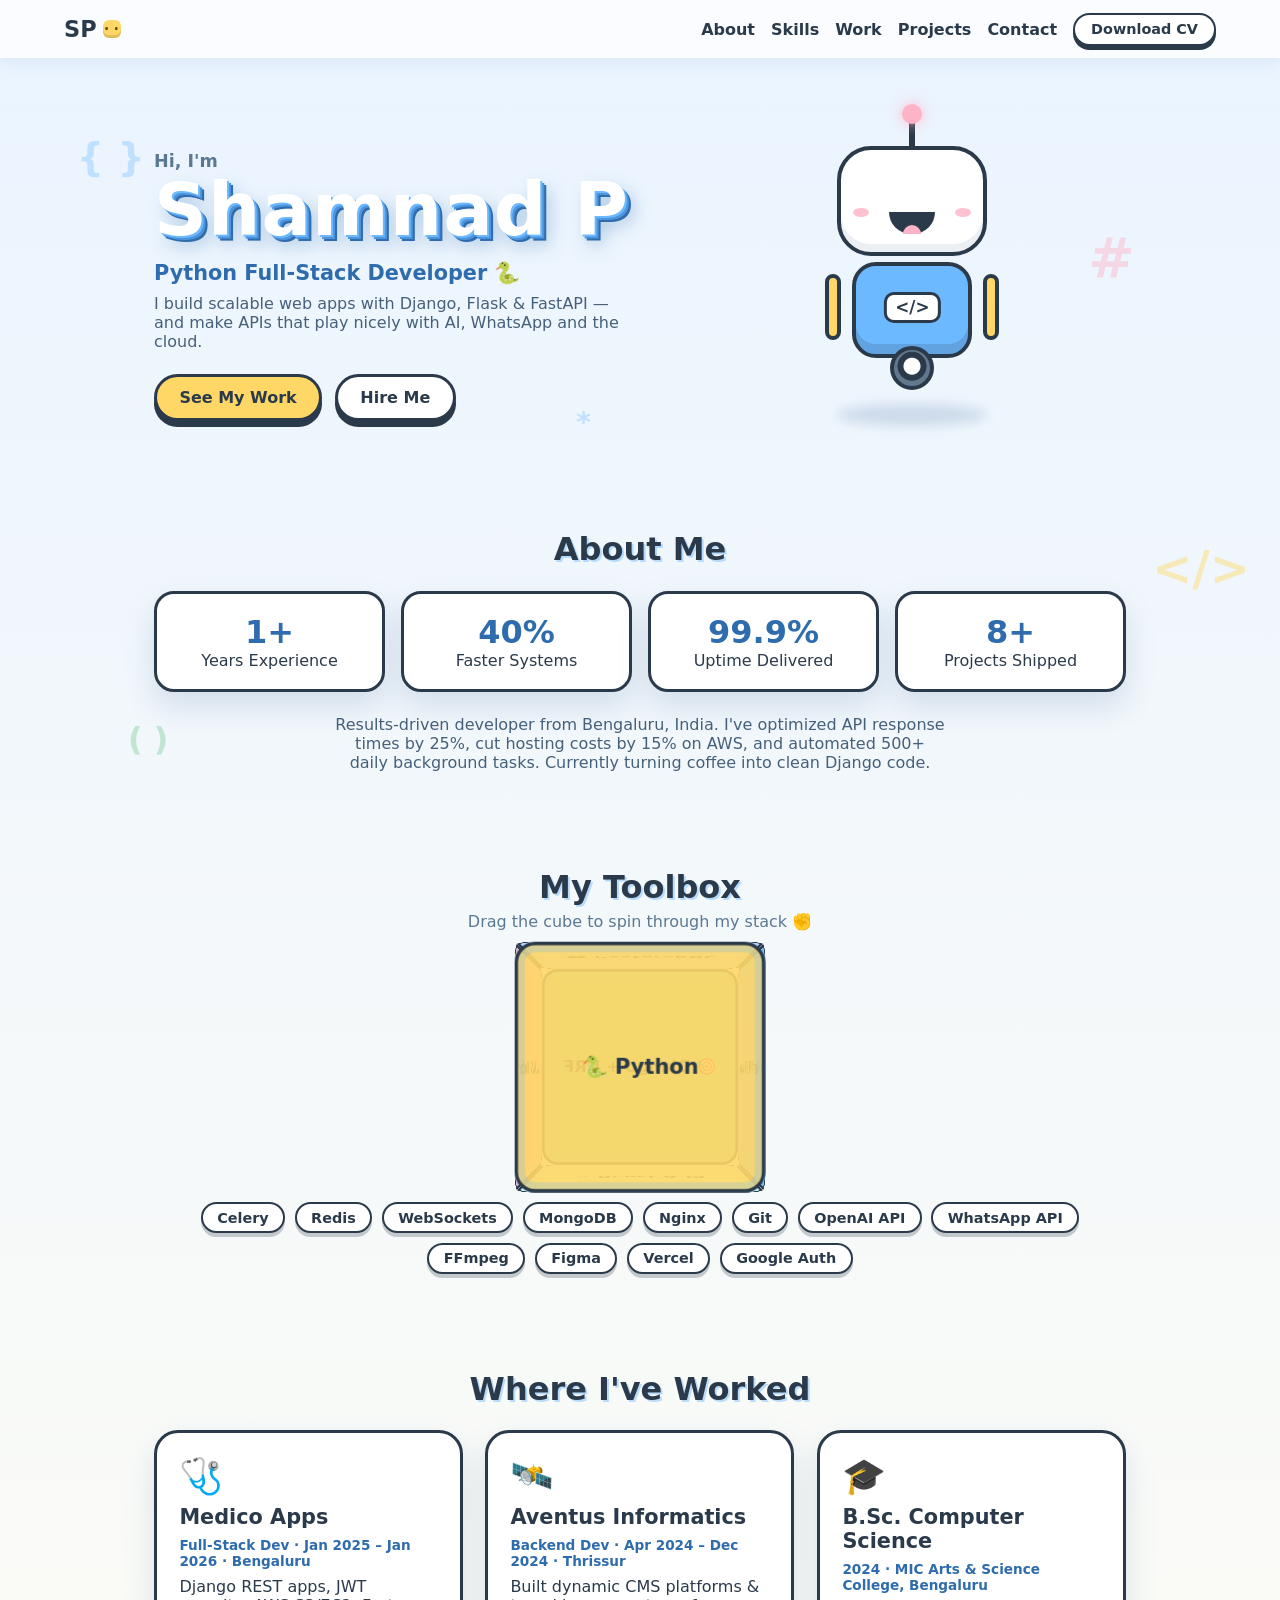
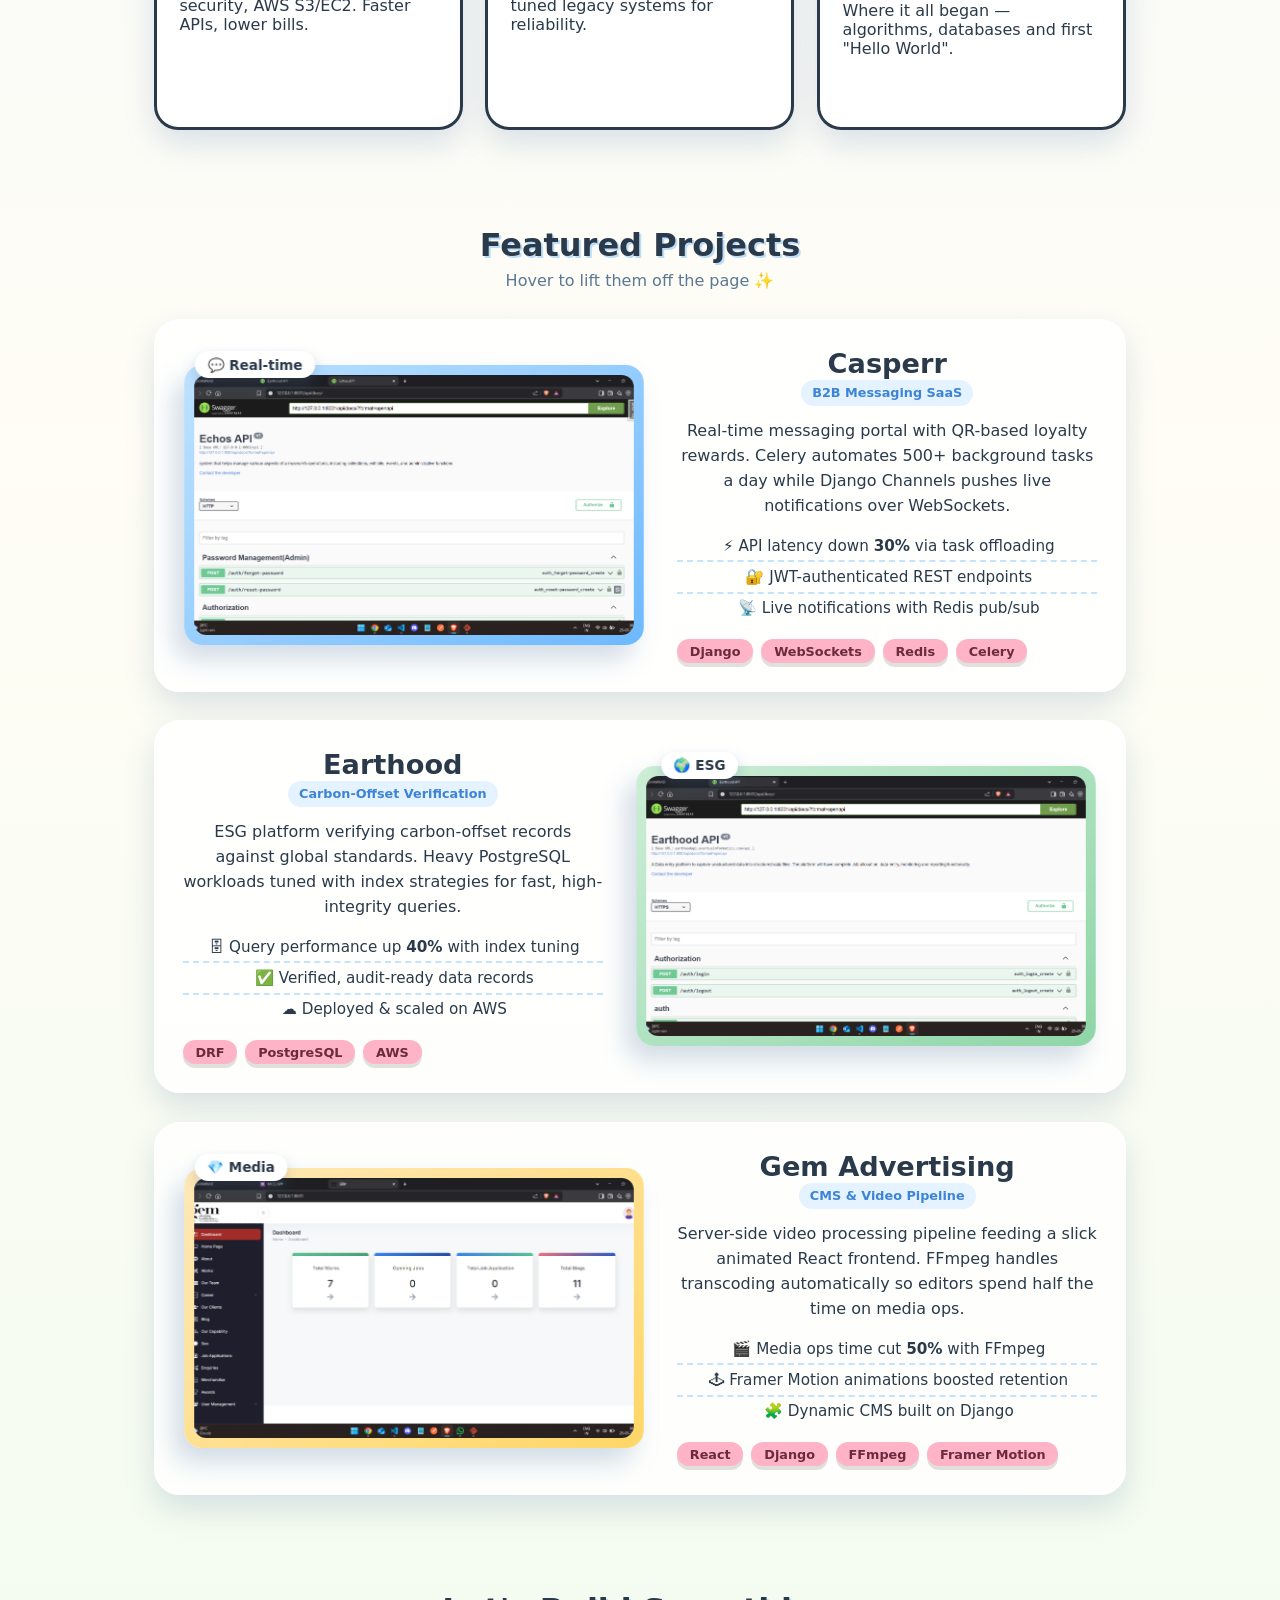
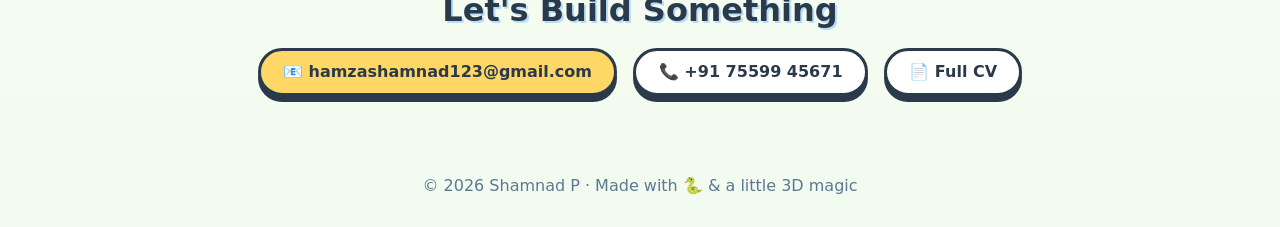
<file: index.html>
<!DOCTYPE html>
<html lang="en">
<head>
<meta charset="UTF-8" />
<meta name="viewport" content="width=device-width, initial-scale=1.0" />
<title>Shamnad P — Full-Stack Developer</title>
<meta name="description" content="Portfolio of Shamnad P, a Python Full-Stack Developer building scalable web apps with Django, Flask and FastAPI." />
<link rel="icon" href="favicon-32x32.png" />
<link rel="stylesheet" href="portfolio.css" />
</head>
<body>

  <!-- floating cartoon code symbols (background) -->
  <div class="floaties" aria-hidden="true">
    <div class="floaty f1">{ }</div>
    <div class="floaty f2">&lt;/&gt;</div>
    <div class="floaty f3">( )</div>
    <div class="floaty f4">#</div>
    <div class="floaty f5">*</div>
  </div>

  <header class="site-head">
    <a class="logo" href="#top">SP<span class="logo-bot"></span></a>
    <nav>
      <a href="#about">About</a>
      <a href="#skills">Skills</a>
      <a href="#work">Work</a>
      <a href="#projects">Projects</a>
      <a href="#contact">Contact</a>
      <a class="btn btn-small" href="cv/shamnad.pdf" target="_blank" rel="noopener">Download CV</a>
    </nav>
  </header>

  <main id="top">

    <!-- HERO -->
    <section class="hero tilt-card" data-tilt>
      <div class="hero-text">
        <p class="hello">Hi, I'm</p>
        <h1 class="name3d">Shamnad P</h1>
        <p class="role">Python Full-Stack Developer 🐍</p>
        <p class="tagline">I build scalable web apps with Django, Flask &amp; FastAPI — and make APIs that play nicely with AI, WhatsApp and the cloud.</p>
        <div class="hero-btns">
          <a class="btn btn-primary pop3d" href="#projects">See My Work</a>
          <a class="btn pop3d" href="mailto:hamzashamnad123@gmail.com">Hire Me</a>
        </div>
      </div>

      <!-- CSS cartoon robot buddy -->
      <div class="buddy-wrap">
        <div class="buddy" id="buddy" title="Poke me!">
          <div class="antenna"><span class="bulb"></span></div>
          <div class="head">
            <div class="eye left"><span class="pupil"></span></div>
            <div class="eye right"><span class="pupil"></span></div>
            <div class="mouth"></div>
            <div class="cheek l"></div><div class="cheek r"></div>
          </div>
          <div class="torso">
            <div class="badge">&lt;/&gt;</div>
          </div>
          <div class="arm arm-l"></div>
          <div class="arm arm-r"></div>
          <div class="wheel"></div>
        </div>
        <div class="buddy-shadow"></div>
      </div>
    </section>

    <!-- ABOUT / STATS -->
    <section id="about" class="section">
      <h2 class="sec-title">About Me</h2>
      <div class="stats-row">
        <div class="stat pop3d" data-tilt><strong>1+</strong><span>Years Experience</span></div>
        <div class="stat pop3d" data-tilt><strong>40%</strong><span>Faster Systems</span></div>
        <div class="stat pop3d" data-tilt><strong>99.9%</strong><span>Uptime Delivered</span></div>
        <div class="stat pop3d" data-tilt><strong>8+</strong><span>Projects Shipped</span></div>
      </div>
      <p class="about-copy">Results-driven developer from Bengaluru, India. I've optimized API response times by 25%, cut hosting costs by 15% on AWS, and automated 500+ daily background tasks. Currently turning coffee into clean Django code.</p>
    </section>

    <!-- SKILLS CUBE -->
    <section id="skills" class="section">
      <h2 class="sec-title">My Toolbox</h2>
      <p class="sec-sub">Drag the cube to spin through my stack ✊</p>
      <div class="scene" id="cube-scene">
        <div class="cube" id="cube">
          <div class="face front">🐍 Python</div>
          <div class="face back">🎯 Django + DRF</div>
          <div class="face right">⚡ FastAPI &amp; Flask</div>
          <div class="face left">☁️ AWS · Docker</div>
          <div class="face top">🗄️ PostgreSQL</div>
          <div class="face bottom">⚛️ React &amp; JS</div>
        </div>
      </div>
      <div class="skill-tags">
        <span>Celery</span><span>Redis</span><span>WebSockets</span><span>MongoDB</span>
        <span>Nginx</span><span>Git</span><span>OpenAI API</span><span>WhatsApp API</span>
        <span>FFmpeg</span><span>Figma</span><span>Vercel</span><span>Google Auth</span>
      </div>
    </section>

    <!-- WORK EXPERIENCE (3D flip cards) -->
    <section id="work" class="section">
      <h2 class="sec-title">Where I've Worked</h2>
      <div class="cards">
        <article class="card" data-tilt>
          <div class="card-face card-front">
            <div class="card-emoji">🩺</div>
            <h3>Medico Apps</h3>
            <p class="meta">Full-Stack Dev · Jan 2025 – Jan 2026 · Bengaluru</p>
            <p>Django REST apps, JWT security, AWS S3/EC2. Faster APIs, lower bills.</p>
          </div>
          <div class="card-face card-back">
            <p>⬆ API speed <strong>+25%</strong><br>⬇ Hosting cost <strong>-15%</strong><br>🔒 End-to-end encryption<br>🤝 Git workflows <strong>-20%</strong> conflicts</p>
          </div>
        </article>

        <article class="card" data-tilt>
          <div class="card-face card-front">
            <div class="card-emoji">🛰️</div>
            <h3>Aventus Informatics</h3>
            <p class="meta">Backend Dev · Apr 2024 – Dec 2024 · Thrissur</p>
            <p>Built dynamic CMS platforms &amp; tuned legacy systems for reliability.</p>
          </div>
          <div class="card-face card-back">
            <p>📈 Engagement <strong>+30%</strong><br>🛠 Reliability <strong>+20%</strong><br>💬 Turned business ideas into specs</p>
          </div>
        </article>

        <article class="card" data-tilt>
          <div class="card-face card-front">
            <div class="card-emoji">🎓</div>
            <h3>B.Sc. Computer Science</h3>
            <p class="meta">2024 · MIC Arts &amp; Science College, Bengaluru</p>
            <p>Where it all began — algorithms, databases and first "Hello World".</p>
          </div>
          <div class="card-face card-back">
            <p>🧠 Foundations in CS<br>🚀 Graduated 2024<br>💻 Then never stopped coding</p>
          </div>
        </article>
      </div>
    </section>

    <!-- FEATURED PROJECTS — new showcase design -->
    <section id="projects" class="section">
      <h2 class="sec-title">Featured Projects</h2>
      <p class="sec-sub">Hover to lift them off the page ✨</p>

      <article class="showcase" data-tilt>
        <div class="shot shot-echo">
          <img src="images/portfolio/echos_api.png" alt="Casperr screenshot" loading="lazy" />
          <span class="shot-badge">💬 Real-time</span>
        </div>
        <div class="pitch">
          <h3>Casperr</h3>
          <p class="pitch-tag">B2B Messaging SaaS</p>
          <p>Real-time messaging portal with QR-based loyalty rewards. Celery automates 500+ background tasks a day while Django Channels pushes live notifications over WebSockets.</p>
          <ul class="win-list">
            <li>⚡ API latency down <strong>30%</strong> via task offloading</li>
            <li>🔐 JWT-authenticated REST endpoints</li>
            <li>📡 Live notifications with Redis pub/sub</li>
          </ul>
          <div class="chips">
            <span>Django</span><span>WebSockets</span><span>Redis</span><span>Celery</span>
          </div>
        </div>
      </article>

      <article class="showcase flip" data-tilt>
        <div class="shot shot-earth">
          <img src="images/portfolio/earth_hood_api.png" alt="Earthood screenshot" loading="lazy" />
          <span class="shot-badge">🌍 ESG</span>
        </div>
        <div class="pitch">
          <h3>Earthood</h3>
          <p class="pitch-tag">Carbon-Offset Verification</p>
          <p>ESG platform verifying carbon-offset records against global standards. Heavy PostgreSQL workloads tuned with index strategies for fast, high-integrity queries.</p>
          <ul class="win-list">
            <li>🗄 Query performance up <strong>40%</strong> with index tuning</li>
            <li>✅ Verified, audit-ready data records</li>
            <li>☁️ Deployed &amp; scaled on AWS</li>
          </ul>
          <div class="chips">
            <span>DRF</span><span>PostgreSQL</span><span>AWS</span>
          </div>
        </div>
      </article>

      <article class="showcase" data-tilt>
        <div class="shot shot-gem">
          <img src="images/portfolio/gem_cms.png" alt="Gem Advertising screenshot" loading="lazy" />
          <span class="shot-badge">💎 Media</span>
        </div>
        <div class="pitch">
          <h3>Gem Advertising</h3>
          <p class="pitch-tag">CMS &amp; Video Pipeline</p>
          <p>Server-side video processing pipeline feeding a slick animated React frontend. FFmpeg handles transcoding automatically so editors spend half the time on media ops.</p>
          <ul class="win-list">
            <li>🎬 Media ops time cut <strong>50%</strong> with FFmpeg</li>
            <li>🕹 Framer Motion animations boosted retention</li>
            <li>🧩 Dynamic CMS built on Django</li>
          </ul>
          <div class="chips">
            <span>React</span><span>Django</span><span>FFmpeg</span><span>Framer Motion</span>
          </div>
        </div>
      </article>
    </section>

    <!-- CONTACT -->
    <section id="contact" class="section tilt-card" data-tilt>
      <h2 class="sec-title">Let's Build Something</h2>
      <div class="contact-links">
        <a class="btn btn-primary pop3d" href="mailto:hamzashamnad123@gmail.com">📧 hamzashamnad123@gmail.com</a>
        <a class="btn pop3d" href="tel:+917559945671">📞 +91 75599 45671</a>
        <a class="btn pop3d" href="cv/shamnad.pdf" target="_blank" rel="noopener">📄 Full CV</a>
      </div>
    </section>

  </main>

  <footer>
    <p>© 2026 Shamnad P · Made with 🐍 &amp; a little 3D magic</p>
  </footer>

  <canvas id="confetti" aria-hidden="true"></canvas>

  <script src="portfolio.js"></script>
</body>
</html>
</file>
<file: portfolio.css>
/* ============ Shamnad P — simple cartoon portfolio, matching the Pip's World vibe ============ */
* { box-sizing: border-box; margin: 0; padding: 0; }

:root {
  --sky: #eaf4ff;
  --cream: #fffdf5;
  --ink: #2b3a4a;
  --blue: #6db9ff;
  --yellow: #ffd766;
  --green: #8fd6a8;
  --pink: #ffb3c7;
  --shadow: 0 14px 30px rgba(70, 110, 160, .18);
}

html { scroll-behavior: smooth; }
body {
  font-family: "Trebuchet MS", "Comic Sans MS", system-ui, sans-serif;
  color: var(--ink);
  background: linear-gradient(180deg, var(--sky) 0%, var(--cream) 60%, #f2fbef 100%);
  overflow-x: hidden;
}

/* ---------- floating code symbols ---------- */
.floaties { position: fixed; inset: 0; pointer-events: none; z-index: 0; }
.floaty {
  position: absolute; font-weight: bold; color: rgba(109,185,255,.35);
  animation: drift 16s ease-in-out infinite alternate;
}
.f1 { top: 15%; left: 6%;  font-size: 2.4rem; }
.f2 { top: 60%; left: 90%; font-size: 3rem;   animation-delay: -4s; color: rgba(255,215,102,.45); }
.f3 { top: 80%; left: 10%; font-size: 2rem;   animation-delay: -8s; color: rgba(143,214,168,.5); }
.f4 { top: 25%; left: 85%; font-size: 3.5rem; animation-delay: -2s; color: rgba(255,179,199,.45); }
.f5 { top: 45%; left: 45%; font-size: 1.8rem; animation-delay: -6s; }
@keyframes drift { from { transform: translateY(-20px) rotate(-8deg);} to { transform: translateY(24px) rotate(10deg);} }

/* ---------- header ---------- */
.site-head {
  position: sticky; top: 0; z-index: 10;
  display: flex; align-items: center; justify-content: space-between;
  padding: .8rem 5vw;
  background: rgba(255,255,255,.75); backdrop-filter: blur(8px);
  box-shadow: 0 4px 14px rgba(70,110,160,.10);
}
.logo {
  font-size: 1.4rem; font-weight: 800; text-decoration: none; color: var(--ink);
  display: inline-flex; align-items: center; gap: .4rem;
  transition: transform .3s;
}
.logo:hover { transform: rotate(-6deg) scale(1.05); }
.logo-bot { width: 18px; height: 18px; border-radius: 6px; background: var(--yellow);
  box-shadow: inset 0 -3px 0 rgba(0,0,0,.12); position: relative; }
.logo-bot::after { content:"• •"; font-size: 8px; letter-spacing: 1px; color:#5b4a12;
  position:absolute; inset:0; display:flex; align-items:center; justify-content:center; }
nav { display: flex; gap: 1rem; align-items: center; flex-wrap: wrap; }
nav a { color: var(--ink); text-decoration: none; font-weight: 600; }
nav a:hover { color: #3d84d6; }

/* ---------- buttons ---------- */
.btn {
  display: inline-block; padding: .7rem 1.4rem; border-radius: 999px;
  background: #fff; color: var(--ink); text-decoration: none; font-weight: 700;
  border: 3px solid var(--ink); box-shadow: 0 6px 0 var(--ink);
  transition: transform .15s, box-shadow .15s;
}
.btn:hover { transform: translateY(-3px); box-shadow: 0 9px 0 var(--ink); }
.btn:active { transform: translateY(4px); box-shadow: 0 2px 0 var(--ink); }
.btn-primary { background: var(--yellow); }
.btn-small { padding: .4rem 1rem; border-width: 2px; box-shadow: 0 4px 0 var(--ink); font-size: .9rem; }

/* ---------- hero ---------- */
.hero {
  position: relative; z-index: 1;
  display: grid; grid-template-columns: 1.2fr 1fr; gap: 2rem; align-items: center;
  max-width: 1100px; margin: 3rem auto 1rem; padding: 2.5rem 5vw;
}
.hello { font-size: 1.1rem; color: #5b7893; font-weight: 700; }
.name3d {
  font-size: clamp(2.6rem, 7vw, 4.6rem); line-height: 1.05; letter-spacing: 1px;
  color: #fff;
  text-shadow: 2px 2px 0 var(--blue), 4px 4px 0 #4d94dd, 6px 6px 0 #2f6cad, 8px 10px 18px rgba(47,108,173,.35);
}
.role { font-size: 1.3rem; font-weight: 800; margin-top: .8rem; color: #2f6cad; }
.tagline { margin-top: .6rem; max-width: 46ch; color: #47607a; }
.hero-btns { margin-top: 1.4rem; display: flex; gap: .8rem; flex-wrap: wrap; }

/* pop-on-hover 3D */
.pop3d { transform-style: preserve-3d; transition: transform .25s ease, box-shadow .25s ease; }
.pop3d:hover { transform: perspective(500px) translateZ(14px) rotateX(6deg); }

/* ---------- cartoon robot buddy (pure CSS) ---------- */
.buddy-wrap { perspective: 800px; display: flex; flex-direction: column; align-items: center; }
.buddy {
  position: relative; width: 190px; height: 250px; cursor: pointer;
  transform-style: preserve-3d;
  animation: bob 3s ease-in-out infinite;
}
@keyframes bob { 0%,100% { transform: translateY(0);} 50% { transform: translateY(-14px);} }
.buddy.poked { animation: poke-spin .9s cubic-bezier(.3,1.6,.4,1); }
@keyframes poke-spin {
  0% { transform: rotateY(0) scale(1); }
  60% { transform: rotateY(540deg) scale(1.12); }
  100% { transform: rotateY(720deg) scale(1); }
}
.antenna { position: absolute; top: -26px; left: 50%; width: 6px; height: 30px;
  background: var(--ink); border-radius: 3px; transform: translateX(-50%); }
.bulb { position: absolute; top: -16px; left: 50%; width: 20px; height: 20px; margin-left: -10px;
  border-radius: 50%; background: var(--pink); box-shadow: 0 0 14px rgba(255,179,199,.9);
  animation: blinklight 2s infinite; }
@keyframes blinklight { 0%,100%{opacity:1;} 50%{opacity:.4;} }
.head {
  position: absolute; top: 0; left: 50%; transform: translateX(-50%);
  width: 150px; height: 110px; border-radius: 34px;
  background: #fff; border: 4px solid var(--ink); box-shadow: inset 0 -8px 0 rgba(70,110,160,.10);
}
.eye { position: absolute; top: 28px; width: 30px; height: 30px; border-radius: 50%;
  background: #fff; border: 3px solid var(--ink); overflow: hidden; }
.eye.left { left: 24px; } .eye.right { right: 24px; }
.pupil { position: absolute; top: 8px; left: 8px; width: 12px; height: 12px; border-radius: 50%;
  background: var(--ink); transition: transform .1s; }
.mouth { position: absolute; bottom: 18px; left: 50%; transform: translateX(-50%);
  width: 46px; height: 22px; border-radius: 0 0 40px 40px; background: var(--ink); }
.mouth::after { content:""; position:absolute; bottom:0; left:50%; margin-left:-9px;
  width:18px; height:9px; border-radius: 9px 9px 0 0; background: var(--pink); }
.cheek { position: absolute; top: 58px; width: 16px; height: 9px; border-radius: 50%; opacity:.8; }
.cheek.l { left: 12px; background: var(--pink); } .cheek.r { right: 12px; background: var(--pink); }
.torso {
  position: absolute; top: 116px; left: 50%; transform: translateX(-50%);
  width: 120px; height: 96px; border-radius: 24px;
  background: var(--blue); border: 4px solid var(--ink);
  box-shadow: inset 0 -10px 0 rgba(0,0,0,.12);
}
.badge { position: absolute; top: 26px; left: 50%; transform: translateX(-50%);
  background: #fff; border: 3px solid var(--ink); border-radius: 10px;
  padding: .15rem .5rem; font-weight: 800; font-size: 1.05rem; }
.arm { position: absolute; top: 128px; width: 16px; height: 66px; border-radius: 10px;
  background: var(--yellow); border: 4px solid var(--ink); transform-origin: top center; }
.arm-l { left: 8px; animation: waveL 3s ease-in-out infinite; }
.arm-r { right: 8px; animation: waveR 3s ease-in-out infinite; }
@keyframes waveL { 0%,100%{transform:rotate(8deg);} 50%{transform:rotate(-14deg);} }
@keyframes waveR { 0%,100%{transform:rotate(-8deg);} 50%{transform:rotate(20deg);} }
.wheel { position: absolute; bottom: 6px; left: 50%; margin-left: -22px;
  width: 44px; height: 44px; border-radius: 50%;
  background: radial-gradient(circle at 50% 45%, #fff 0 8px, var(--ink) 9px 14px, #62788d 15px);
  border: 4px solid var(--ink); animation: roll 2.4s linear infinite; }
@keyframes roll { to { transform: rotate(360deg); } }
.buddy-shadow { width: 150px; height: 22px; margin-top: 8px; border-radius: 50%;
  background: rgba(70,110,160,.20); filter: blur(6px); animation: shade 3s ease-in-out infinite; }
@keyframes shade { 0%,100%{transform:scale(1);opacity:.8;} 50%{transform:scale(.82);opacity:.5;} }

/* ---------- sections ---------- */
.section { position: relative; z-index: 1; max-width: 1100px; margin: 0 auto; padding: 3rem 5vw; text-align: center; }
.sec-title { font-size: 2rem; margin-bottom: .4rem; text-shadow: 2px 2px 0 rgba(109,185,255,.45); }
.sec-sub { color: #5b7893; margin-bottom: 1.4rem; }

.stats-row { display: grid; grid-template-columns: repeat(auto-fit, minmax(160px,1fr)); gap: 1rem; margin: 1.4rem 0; }
.stat {
  background: #fff; border: 3px solid var(--ink); border-radius: 20px; padding: 1.2rem .8rem;
  box-shadow: var(--shadow);
}
.stat strong { display: block; font-size: 2rem; color: #2f6cad; }
.about-copy { max-width: 60ch; margin: 1rem auto 0; color: #47607a; }

/* ---------- skills cube ---------- */
.scene { width: 220px; height: 220px; margin: 1.6rem auto; perspective: 900px; cursor: grab; }
.scene:active { cursor: grabbing; }
.cube { width: 100%; height: 100%; position: relative; transform-style: preserve-3d;
  animation: spin 12s linear infinite; }
.cube.dragging { animation: none; }
@keyframes spin { from { transform: rotateX(-18deg) rotateY(0);} to { transform: rotateX(-18deg) rotateY(360deg);} }
.face {
  position: absolute; inset: 0; display: flex; align-items: center; justify-content: center;
  font-weight: 800; font-size: 1.15rem; color: var(--ink);
  background: rgba(255,255,255,.92); border: 3px solid var(--ink); border-radius: 18px;
  box-shadow: inset 0 0 0 6px rgba(109,185,255,.25);
}
.front  { transform: translateZ(110px); background: rgba(255,215,102,.9); }
.back   { transform: rotateY(180deg) translateZ(110px); background: rgba(143,214,168,.9); }
.right  { transform: rotateY(90deg) translateZ(110px); background: rgba(109,185,255,.85); }
.left   { transform: rotateY(-90deg) translateZ(110px); background: rgba(255,179,199,.9); }
.top    { transform: rotateX(90deg) translateZ(110px); background: rgba(200,220,255,.95); }
.bottom { transform: rotateX(-90deg) translateZ(110px); background: rgba(220,255,230,.95); }

.skill-tags { display: flex; flex-wrap: wrap; gap: .6rem; justify-content: center; margin-top: 1rem; }
.skill-tags span {
  background: #fff; border: 2px solid var(--ink); border-radius: 999px;
  padding: .35rem .9rem; font-weight: 700; font-size: .9rem;
  box-shadow: 0 4px 0 rgba(43,58,74,.25); transition: transform .2s;
}
.skill-tags span:hover { transform: translateY(-4px) rotate(-2deg); }

/* ---------- flip cards ---------- */
.cards { display: grid; grid-template-columns: repeat(auto-fit, minmax(260px,1fr)); gap: 1.4rem; margin-top: 1.4rem; }
.card {
  position: relative; height: 300px; border-radius: 24px; text-align: left;
  transform-style: preserve-3d; transition: transform .7s cubic-bezier(.4,1.4,.4,1);
  box-shadow: var(--shadow); cursor: pointer;
}
.card:hover { transform: rotateY(180deg); }
.card-face {
  position: absolute; inset: 0; backface-visibility: hidden; -webkit-backface-visibility: hidden;
  border-radius: 24px; padding: 1.4rem; border: 3px solid var(--ink);
  background: #fff; display: flex; flex-direction: column; gap: .5rem;
}
.card-front img { width: 100%; height: 110px; object-fit: cover; border-radius: 14px; margin-bottom: .4rem; }
.card-back { transform: rotateY(180deg); background: var(--blue);
  display: flex; align-items: center; justify-content: center; font-size: 1.05rem; line-height: 1.9; }
.card-emoji { font-size: 2.2rem; }
.card h3 { font-size: 1.3rem; }
.meta { color: #2f6cad; font-weight: 700; font-size: .85rem; }

/* ---------- contact + footer ---------- */
.contact-links { display: flex; gap: 1rem; justify-content: center; flex-wrap: wrap; margin-top: 1.2rem; }
footer { text-align: center; padding: 2rem; color: #5b7893; position: relative; z-index: 1; }

/* ---------- confetti canvas ---------- */
#confetti { position: fixed; inset: 0; pointer-events: none; z-index: 5; }

/* tilt elements get JS transforms */
[data-tilt] { transform-style: preserve-3d; will-change: transform; }

@media (max-width: 760px) {
  .hero { grid-template-columns: 1fr; text-align: center; }
  .tagline { margin-inline: auto; }
  .hero-btns { justify-content: center; }
  nav { gap: .7rem; font-size: .9rem; }
}

/* ---------- FEATURED PROJECTS — 3D showcase rows (new design) ---------- */
.showcase {
  display: grid;
  grid-template-columns: minmax(0, 1.1fr) minmax(0, 1fr);
  gap: 2rem;
  align-items: center;
  background: rgba(255,255,255,.85);
  border-radius: 26px;
  padding: 1.6rem;
  margin-top: 1.8rem;
  box-shadow: var(--shadow);
  border: 3px solid #fff;
  transform-style: preserve-3d;
  transition: transform .4s ease, box-shadow .4s ease;
}
.showcase:hover {
  transform: translateY(-8px);
  box-shadow: 0 26px 50px rgba(70,110,160,.28);
}
.showcase.flip { grid-template-columns: minmax(0, 1fr) minmax(0, 1.1fr); }
.showcase.flip .shot { order: 2; }
.showcase.flip .pitch { order: 1; }

/* screenshot frame with fake 3D depth */
.shot {
  position: relative;
  border-radius: 18px;
  padding: 10px;
  transform: translateZ(40px) rotateY(-6deg);
  transform-style: preserve-3d;
  transition: transform .5s ease;
  box-shadow: -10px 14px 26px rgba(70,110,160,.25);
}
.showcase.flip .shot { transform: translateZ(40px) rotateY(6deg); }
.showcase:hover .shot { transform: translateZ(60px) rotateY(0deg); }
.shot img {
  display: block; width: 100%; height: 260px; object-fit: cover;
  object-position: top; border-radius: 12px; background: #dfeaf5;
}
.shot-echo  { background: linear-gradient(145deg, #bfe3ff, #6db9ff); }
.shot-earth { background: linear-gradient(145deg, #cdeed6, #8fd6a8); }
.shot-gem   { background: linear-gradient(145deg, #ffe9b8, #ffd766); }
.shot-badge {
  position: absolute; top: -14px; left: 18px;
  background: #fff; color: var(--ink);
  font-weight: 800; font-size: .85rem;
  padding: .35rem .8rem; border-radius: 999px;
  box-shadow: 0 6px 14px rgba(70,110,160,.25);
  transform: translateZ(70px);
}

/* text side */
.pitch h3 { font-size: 1.7rem; margin-bottom: .1rem; }
.pitch-tag {
  display: inline-block; font-weight: 800; font-size: .8rem;
  color: #3d84d6; background: #e5f2ff;
  padding: .2rem .7rem; border-radius: 999px; margin-bottom: .6rem;
}
.pitch > p { line-height: 1.55; margin-bottom: .8rem; }
.win-list { list-style: none; margin-bottom: 1rem; }
.win-list li {
  padding: .35rem 0 .35rem .2rem;
  border-bottom: 2px dashed rgba(109,185,255,.4);
  font-size: .95rem;
}
.win-list li:last-child { border-bottom: none; }
.chips { display: flex; flex-wrap: wrap; gap: .5rem; }
.chips span {
  background: var(--yellow); color: #5b4a12;
  font-weight: 800; font-size: .8rem;
  padding: .3rem .8rem; border-radius: 999px;
  box-shadow: 0 4px 0 rgba(0,0,0,.12);
  transition: transform .2s;
}
.chips span:hover { transform: translateY(-3px) rotate(-2deg); }
.chips:nth-of-type(odd) span { background: var(--pink); color: #6b2b3d; }

@media (max-width: 760px) {
  .showcase, .showcase.flip { grid-template-columns: 1fr; }
  .showcase.flip .shot { order: 0; }
  .showcase.flip .pitch { order: 1; }
  .shot, .showcase.flip .shot { transform: none; }
  .showcase:hover .shot { transform: none; }
}
</file>
